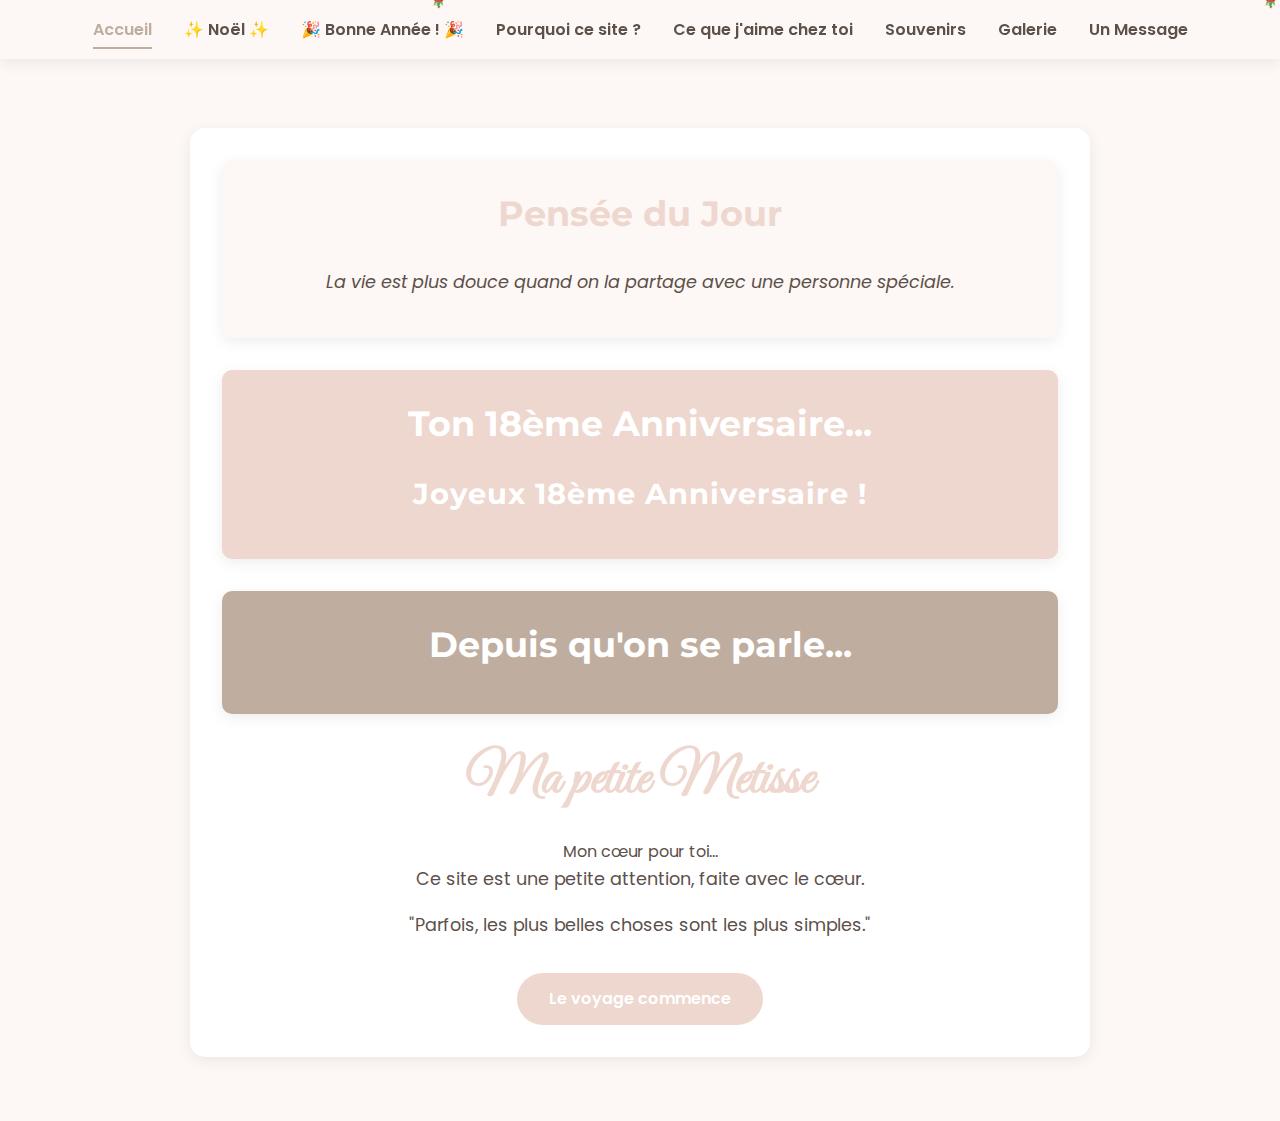
<file: index.html>
<!DOCTYPE html>
<html lang="fr">
<head>
    <meta charset="UTF-8">
    <meta name="viewport" content="width=device-width, initial-scale=1.0">
    <title>Bienvenue - Une Pensée Pour Toi</title>
    <link rel="stylesheet" href="style.css">
</head>
<body>

    <nav class="main-nav">
        <ul class="nav-links">
            <li><a href="index.html" class="active">Accueil</a></li>
            <li><a href="noel.html">✨ Noël ✨</a></li>
            <li><a href="nouvel_an.html">🎉 Bonne Année ! 🎉</a></li>
            <li><a href="pourquoi.html">Pourquoi ce site ?</a></li>
            <li><a href="qualites.html">Ce que j'aime chez toi</a></li>
            <li><a href="journey.html">Souvenirs</a></li>
            <li><a href="galerie.html">Galerie</a></li>
            <li><a href="lettre.html">Un Message</a></li>
        </ul>
    </nav>

    <main class="container">
        <section id="thought-of-the-day">
            <h2>Pensée du Jour</h2>
            <p id="daily-thought"></p>
        </section>
        <section id="birthday-countdown-section">
            <h2>Ton 18ème Anniversaire...</h2>
            <p id="birthday-countdown" class="countdown-text"></p>
        </section>
        <section id="time-since-we-talked-section">
            <h2>Depuis qu'on se parle...</h2>
            <p id="time-since-we-talked" class="countdown-text"></p>
        </section>
        <header>
            <div class="name-hover-container">
                <h1>Ma petite Metisse</h1>
                <span id="hidden-name-message" class="hidden-message">Mon cœur pour toi...</span>
            </div>
            <p>Ce site est une petite attention, faite avec le cœur.</p>
            <p>"Parfois, les plus belles choses sont les plus simples."</p>
            <a href="pourquoi.html" class="btn">Le voyage commence</a>
        </header>
    </main>

    <script src="main.js"></script>
    <script src="animation.js"></script>
</body>
</html>
</file>
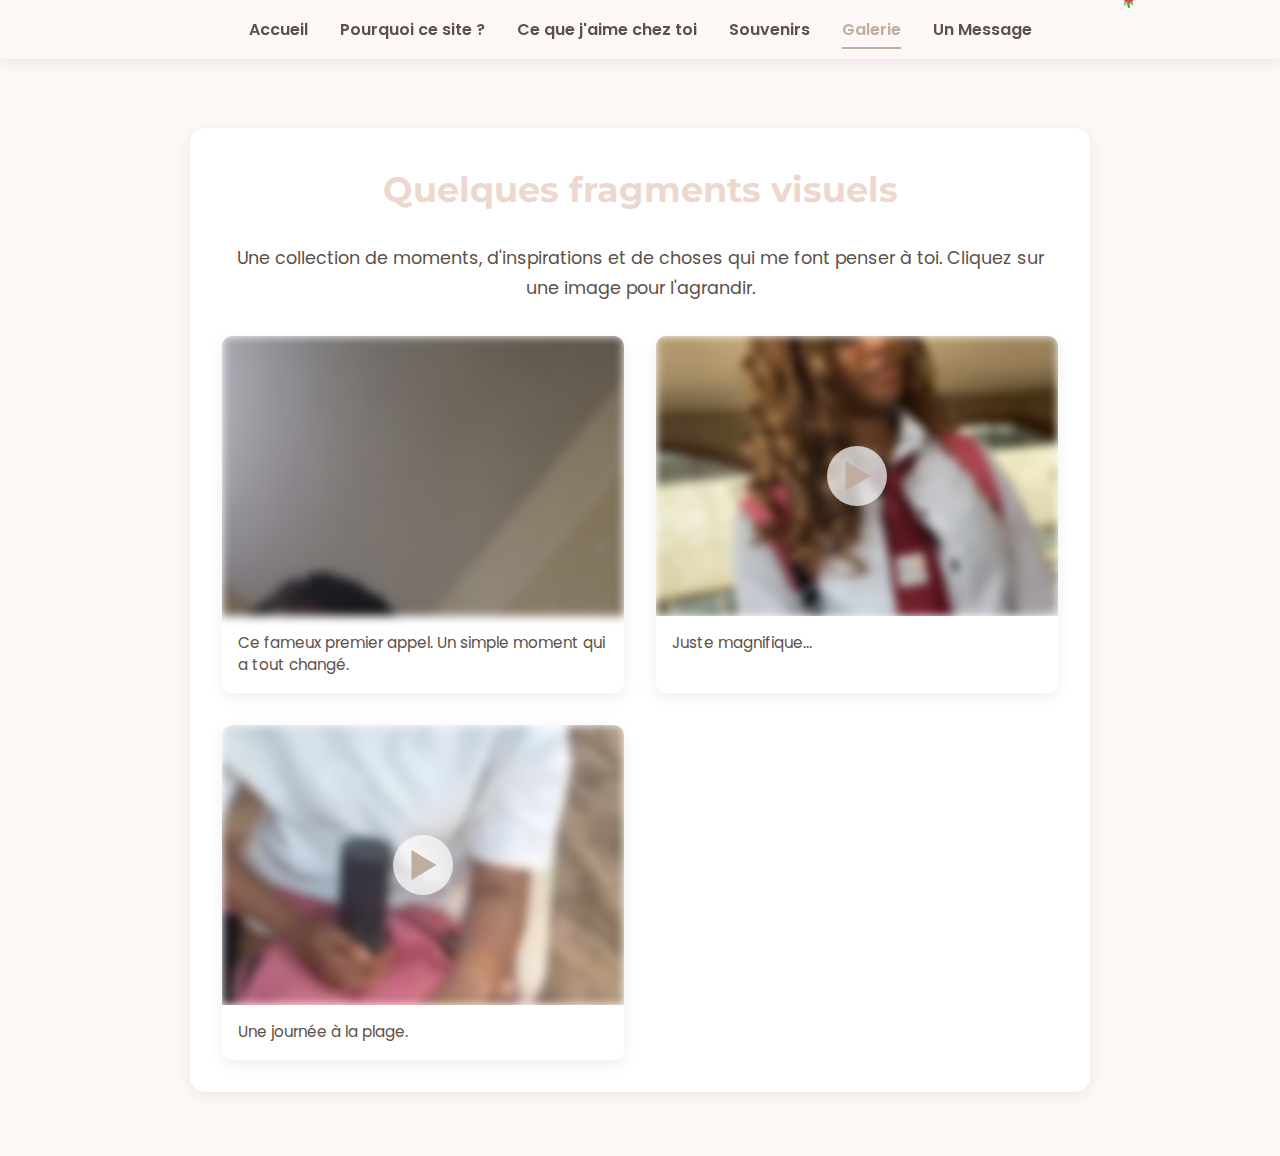
<file: galerie.html>
<!DOCTYPE html>
<html lang="fr">
<head>
    <meta charset="UTF-8">
    <meta name="viewport" content="width=device-width, initial-scale=1.0">
    <title>Galerie - Une Pensée Pour Toi</title>
    <link rel="stylesheet" href="style.css">
</head>
<body>

    <nav class="main-nav">
        <ul class="nav-links">
            <li><a href="index.html">Accueil</a></li>
            <li><a href="pourquoi.html">Pourquoi ce site ?</a></li>
            <li><a href="qualites.html">Ce que j'aime chez toi</a></li>
            <li><a href="journey.html">Souvenirs</a></li>
            <li><a href="galerie.html" class="active">Galerie</a></li>
            <li><a href="lettre.html">Un Message</a></li>
        </ul>
    </nav>

    <main class="container">
        <h2>Quelques fragments visuels</h2>
        <p>Une collection de moments, d'inspirations et de choses qui me font penser à toi. Cliquez sur une image pour l'agrandir.</p>

        <div class="photo-grid">
            <figure class="photo-item" data-type="image">
                <img src="AppelVideo.jpeg" alt="Notre premier appel vidéo" class="grid-img">
                <figcaption>Ce fameux premier appel. Un simple moment qui a tout changé.</figcaption>
            </figure>

            <figure class="photo-item" data-type="video" data-src="justeMagnifique.mp4">
                <div class="video-thumbnail-container">
                    <video src="justeMagnifique.mp4#t=1" class="grid-video" preload="metadata" muted loop playsinline></video>
                    <div class="play-icon"></div>
                </div>
                <figcaption>Juste magnifique...</figcaption>
            </figure>

            <figure class="photo-item" data-type="video" data-src="Plage.mp4">
                <div class="video-thumbnail-container">
                    <video src="Plage.mp4#t=1" class="grid-video" preload="metadata" muted loop playsinline></video>
                    <div class="play-icon"></div>
                </div>
                <figcaption>Une journée à la plage.</figcaption>
            </figure>
        </div>
    </main>

    <!-- The Modal -->
    <div id="photoModal" class="modal">
        <span class="close-btn">&times;</span>
        <img class="modal-content" id="modalImage">
        <video class="modal-content" id="modalVideo" controls></video>
        <div id="caption" class="modal-caption"></div>
    </div>

    <script src="main.js"></script>
    <script src="animation.js"></script>
    <script src="galerie.js"></script>
</body>
</html>
</file>
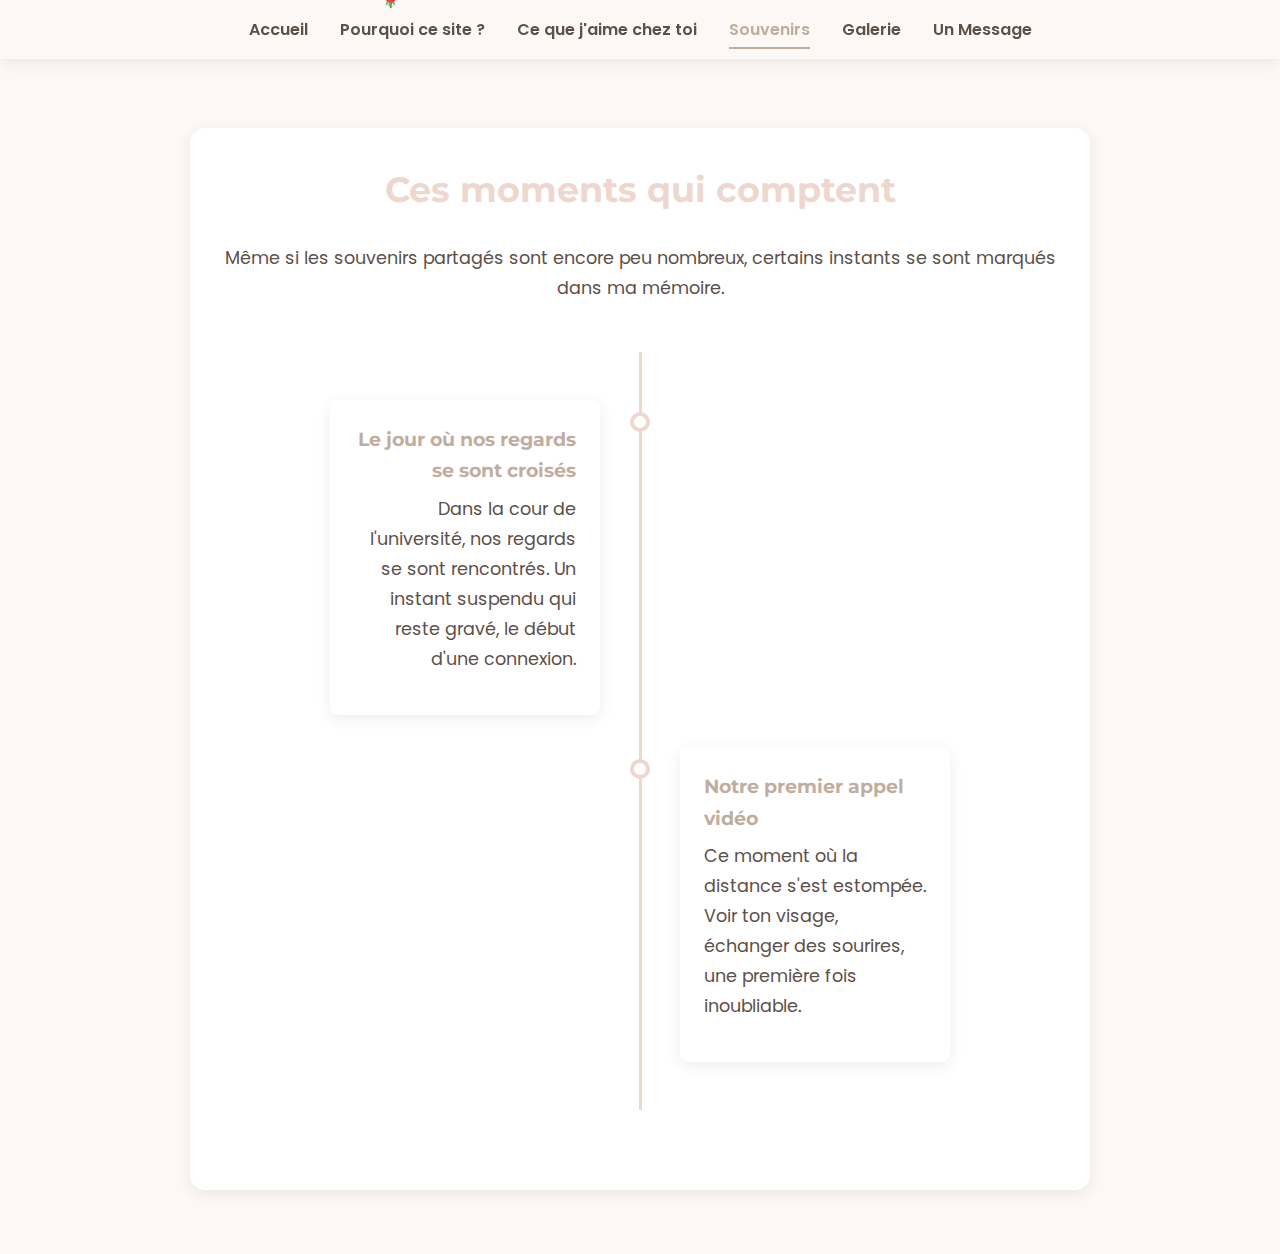
<file: journey.html>
<!DOCTYPE html>
<html lang="fr">
<head>
    <meta charset="UTF-8">
    <meta name="viewport" content="width=device-width, initial-scale=1.0">
    <title>Nos Moments - Une Pensée Pour Toi</title>
    <link rel="stylesheet" href="style.css">
</head>
<body>

    <nav class="main-nav">
        <ul class="nav-links">
            <li><a href="index.html">Accueil</a></li>
            <li><a href="pourquoi.html">Pourquoi ce site ?</a></li>
            <li><a href="qualites.html">Ce que j'aime chez toi</a></li>
            <li><a href="journey.html" class="active">Souvenirs</a></li>
            <li><a href="galerie.html">Galerie</a></li>
            <li><a href="lettre.html">Un Message</a></li>
        </ul>
    </nav>

    <main class="container">
        <h2>Ces moments qui comptent</h2>
        <p>Même si les souvenirs partagés sont encore peu nombreux, certains instants se sont marqués dans ma mémoire.</p>

        <div class="timeline">
            <div class="timeline-item">
                <div class="timeline-content">
                    <h3>Le jour où nos regards se sont croisés</h3>
                    <p>Dans la cour de l'université, nos regards se sont rencontrés. Un instant suspendu qui reste gravé, le début d'une connexion.</p>
                </div>
            </div>
            <div class="timeline-item">
                <div class="timeline-content">
                    <h3>Notre premier appel vidéo</h3>
                    <p>Ce moment où la distance s'est estompée. Voir ton visage, échanger des sourires, une première fois inoubliable.</p>
                </div>
            </div>
        </div>
    </main>

    <script src="main.js"></script>
    <script src="animation.js"></script>
</body>
</html>
</file>
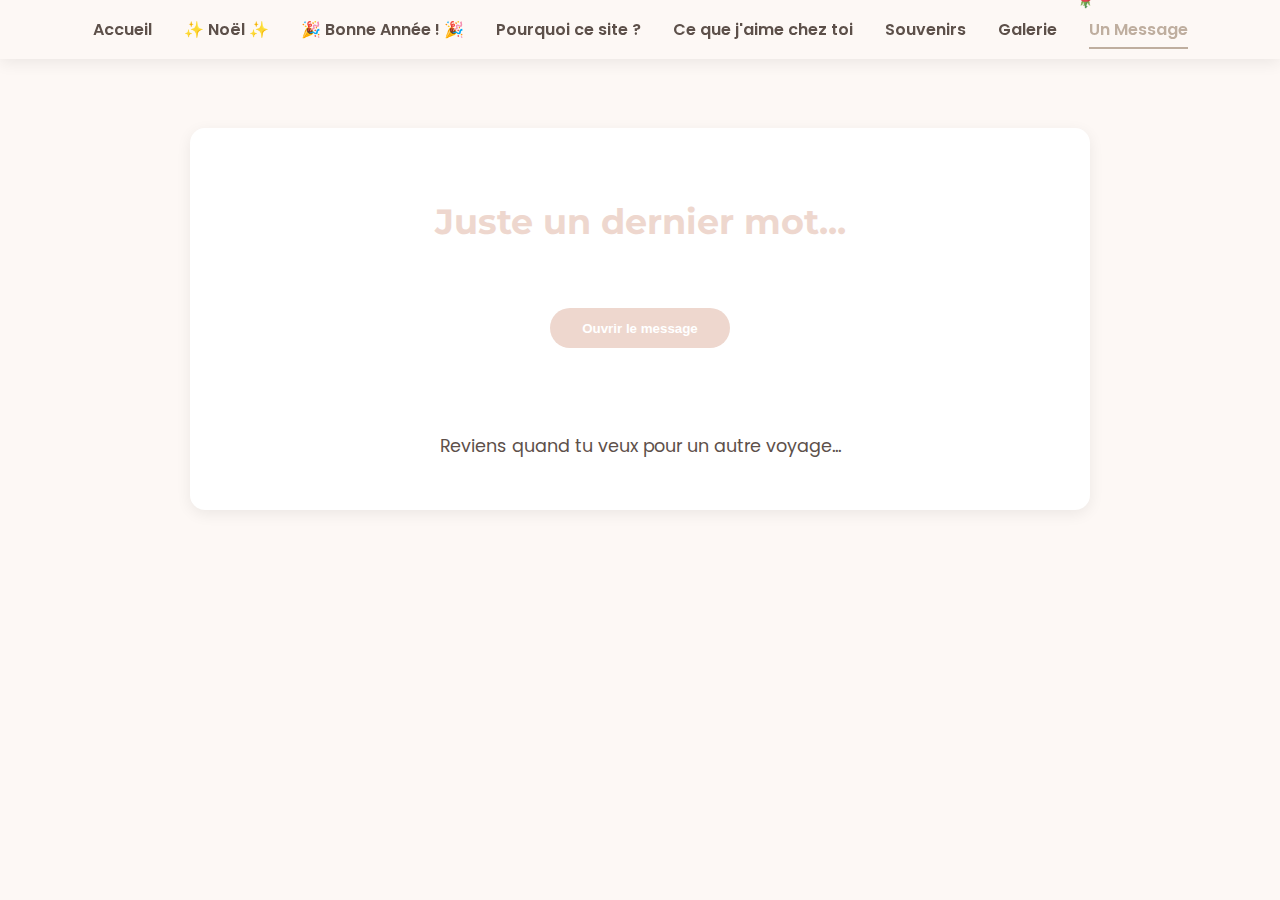
<file: lettre.html>
<!DOCTYPE html>
<html lang="fr">
<head>
    <meta charset="UTF-8">
    <meta name="viewport" content="width=device-width, initial-scale=1.0">
    <title>Un Message Pour Toi - Une Pensée Pour Toi</title>
    <link rel="stylesheet" href="style.css">
</head>
<body>

    <nav class="main-nav">
        <ul class="nav-links">
            <li><a href="index.html">Accueil</a></li>
            <li><a href="noel.html">✨ Noël ✨</a></li>
            <li><a href="nouvel_an.html">🎉 Bonne Année ! 🎉</a></li>
            <li><a href="pourquoi.html">Pourquoi ce site ?</a></li>
            <li><a href="qualites.html">Ce que j'aime chez toi</a></li>
            <li><a href="journey.html">Souvenirs</a></li>
            <li><a href="galerie.html">Galerie</a></li>
            <li><a href="lettre.html" class="active">Un Message</a></li>
        </ul>
    </nav>

    <main class="container">
        <div class="envelope-container">
            <h2>Juste un dernier mot...</h2>
            <button id="toggle-message">Ouvrir le message</button>
            <div id="love-message" class="love-message-hidden">
                <p>
                    Merci d'avoir pris le temps de parcourir ces quelques pages. J'espère que ce petit voyage t'a plu et qu'il t'a apporté un sourire.
                </p>
                <p>
                    Peu importe la suite, je voulais simplement que tu saches que tu es une personne qui compte beaucoup pour moi, et que je suis heureux d'avoir eu la chance de croiser ton chemin.
                </p>
                <div class="signature">
                    <p>Ton admirateur secret</p>
                </div>
            </div>
        </div>
        <p style="margin-top: 3rem;">Reviens quand tu veux pour un autre voyage...</p>
    </main>

    <script src="main.js"></script>
    <script src="animation.js"></script>
    <script src="lettre.js"></script>
</body>
</html>
</file>
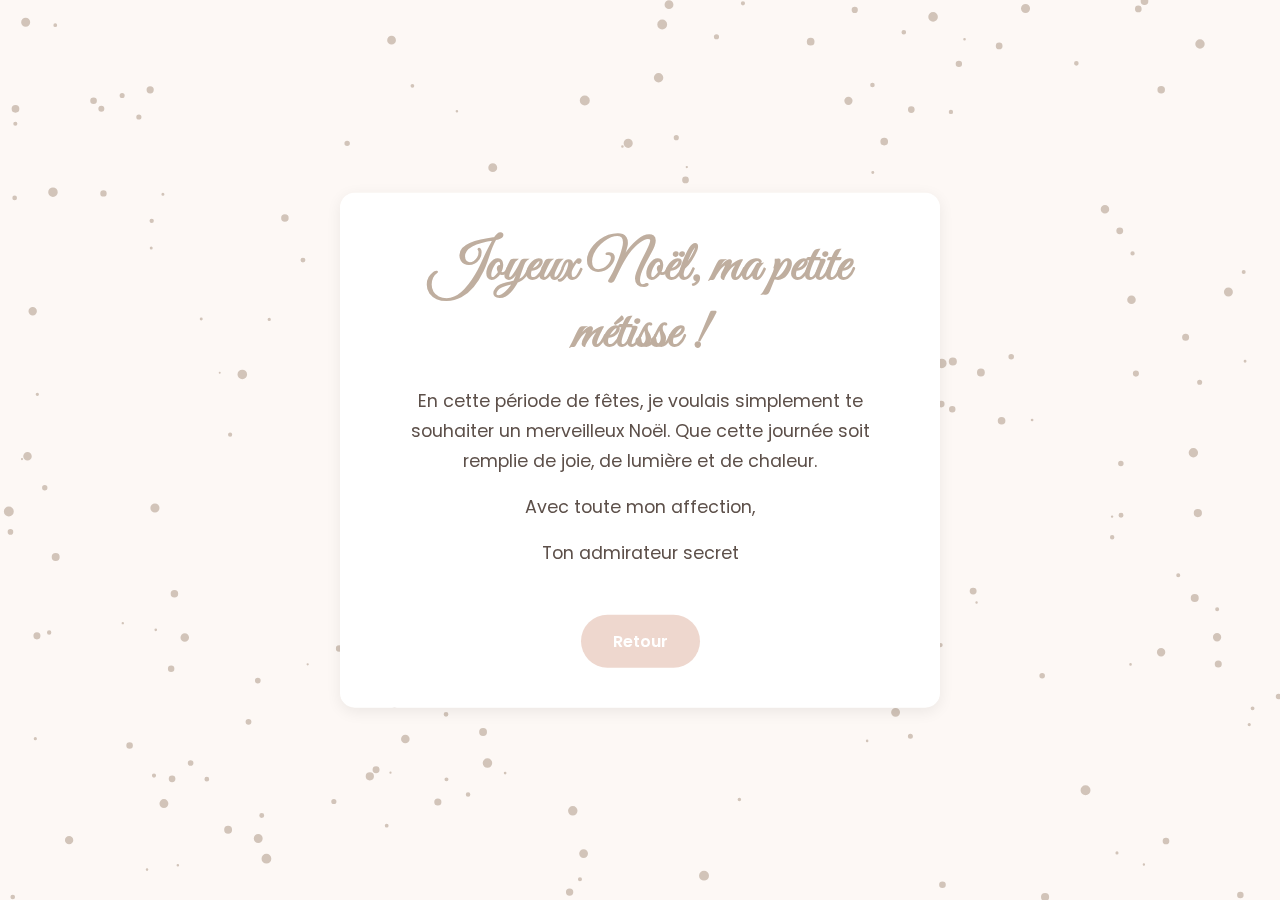
<file: noel.html>
<!DOCTYPE html>
<html lang="fr">
<head>
    <meta charset="UTF-8">
    <meta name="viewport" content="width=device-width, initial-scale=1.0">
    <title>Joyeux Noël !</title>
    <link rel="preconnect" href="https://fonts.googleapis.com">
    <link rel="preconnect" href="https://fonts.gstatic.com" crossorigin>
    <link href="https://fonts.googleapis.com/css2?family=Great+Vibes&family=Montserrat:wght@400;700&family=Poppins:wght@400;600&display=swap" rel="stylesheet">
    <link rel="stylesheet" href="style.css">
    <link rel="stylesheet" href="noel.css">
</head>
<body>
    <canvas id="snowfall"></canvas>
    <div class="christmas-card">
        <h1>Joyeux Noël, ma petite métisse !</h1>
        <p>
            En cette période de fêtes, je voulais simplement te souhaiter un merveilleux Noël.
            Que cette journée soit remplie de joie, de lumière et de chaleur.
        </p>
        <p>Avec toute mon affection,</p>
        <p>Ton admirateur secret</p>

        <a href="index.html" class="back-link">Retour</a>
    </div>

    <script src="neige.js"></script>
</body>
</html>
</file>
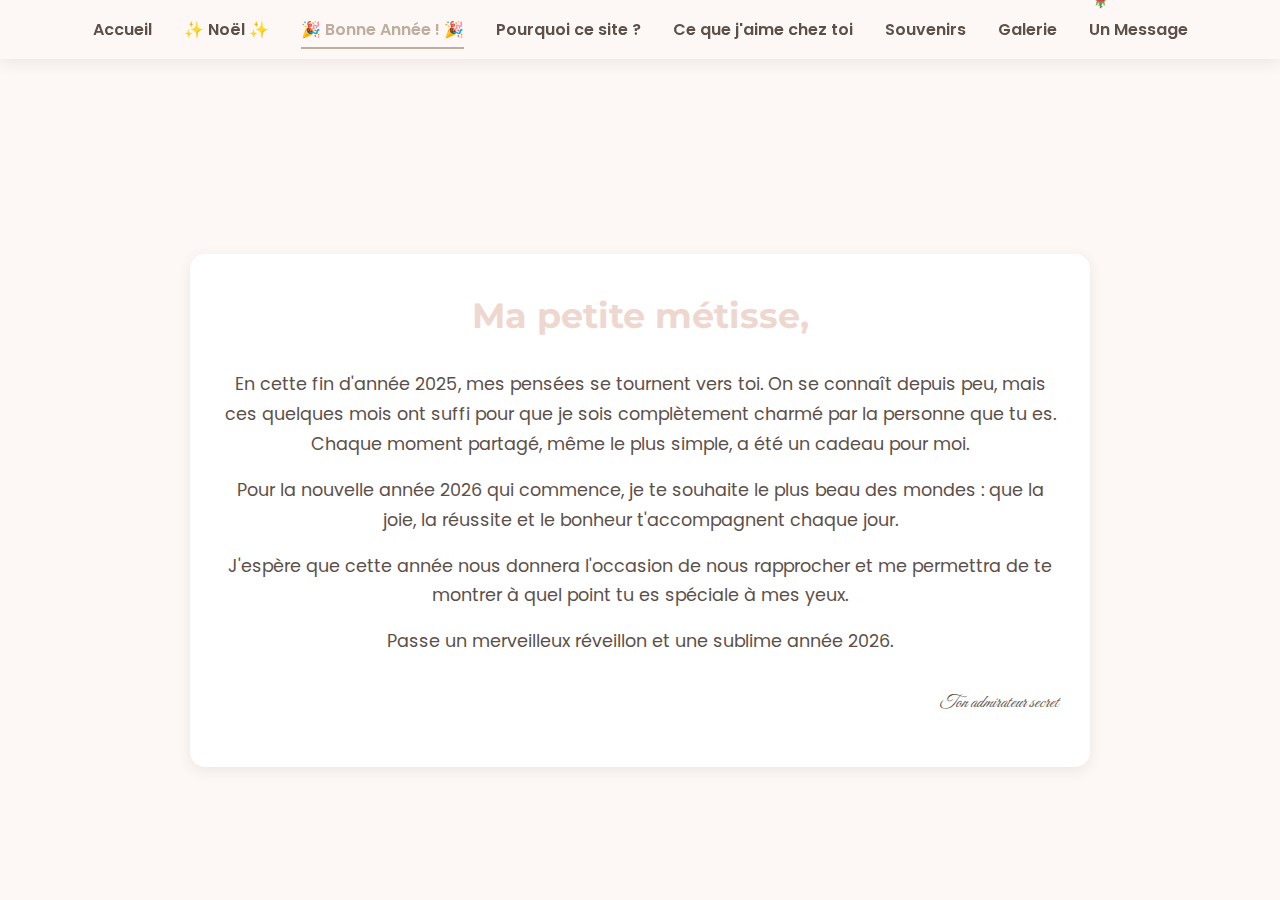
<file: nouvel_an.html>
<!DOCTYPE html>
<html lang="fr">
<head>
    <meta charset="UTF-8">
    <meta name="viewport" content="width=device-width, initial-scale=1.0">
    <title>Bonne Année - Une Pensée Pour Toi</title>
    <link rel="stylesheet" href="style.css">
    <link rel="stylesheet" href="noel.css"> <!-- For potential festive styles like snowflakes -->
</head>
<body>

    <canvas id="snow-canvas" class="snow"></canvas>

    <nav class="main-nav">
        <ul class="nav-links">
            <li><a href="index.html">Accueil</a></li>
            <li><a href="noel.html">✨ Noël ✨</a></li>
            <li><a href="nouvel_an.html" class="active">🎉 Bonne Année ! 🎉</a></li>
            <li><a href="pourquoi.html">Pourquoi ce site ?</a></li>
            <li><a href="qualites.html">Ce que j'aime chez toi</a></li>
            <li><a href="journey.html">Souvenirs</a></li>
            <li><a href="galerie.html">Galerie</a></li>
            <li><a href="lettre.html">Un Message</a></li>
        </ul>
    </nav>

    <main class="container">
        <div class="new-year-message">
            <h2>Ma petite métisse,</h2>
            <p>
                En cette fin d'année 2025, mes pensées se tournent vers toi. On se connaît depuis peu, mais ces quelques mois ont suffi pour que je sois complètement charmé par la personne que tu es. Chaque moment partagé, même le plus simple, a été un cadeau pour moi.
            </p>
            <p>
                Pour la nouvelle année 2026 qui commence, je te souhaite le plus beau des mondes : que la joie, la réussite et le bonheur t'accompagnent chaque jour.
            </p>
            <p>
                J'espère que cette année nous donnera l'occasion de nous rapprocher et me permettra de te montrer à quel point tu es spéciale à mes yeux.
            </p>
            <p>
                Passe un merveilleux réveillon et une sublime année 2026.
            </p>
            <div class="signature">
                <p>Ton admirateur secret</p>
            </div>
        </div>
    </main>

    <script src="neige.js"></script>
    <script src="main.js"></script>
    <script src="animation.js"></script>
</body>
</html>
</file>
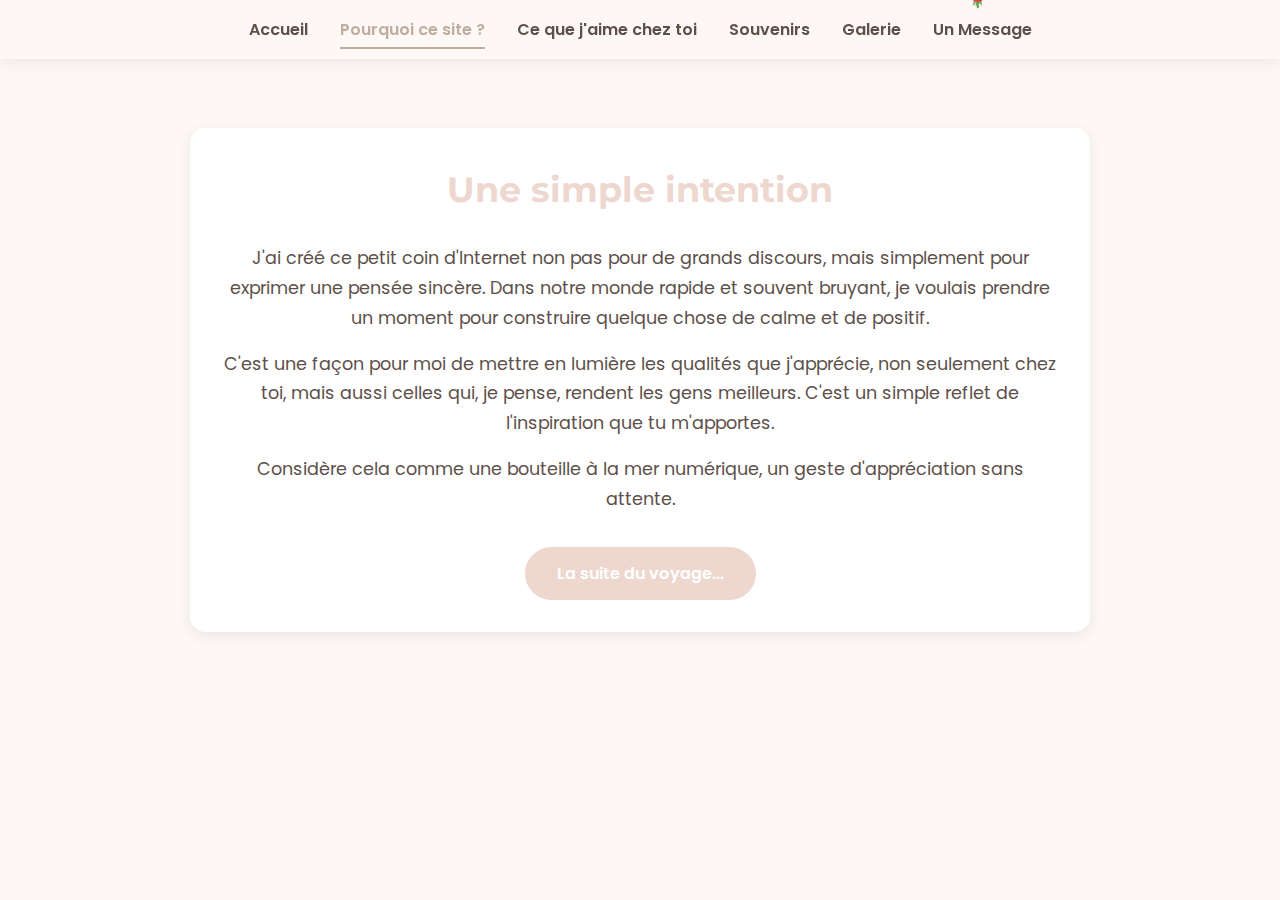
<file: pourquoi.html>
<!DOCTYPE html>
<html lang="fr">
<head>
    <meta charset="UTF-8">
    <meta name="viewport" content="width=device-width, initial-scale=1.0">
    <title>Pourquoi ce site ? - Une Pensée Pour Toi</title>
    <link rel="stylesheet" href="style.css">
</head>
<body>

    <nav class="main-nav">
        <ul class="nav-links">
            <li><a href="index.html">Accueil</a></li>
            <li><a href="pourquoi.html" class="active">Pourquoi ce site ?</a></li>
            <li><a href="qualites.html">Ce que j'aime chez toi</a></li>
            <li><a href="journey.html">Souvenirs</a></li>
            <li><a href="galerie.html">Galerie</a></li>
            <li><a href="lettre.html">Un Message</a></li>
        </ul>
    </nav>

    <main class="container">
        <h2>Une simple intention</h2>
        <p>
            J'ai créé ce petit coin d'Internet non pas pour de grands discours, mais simplement pour exprimer une pensée sincère. Dans notre monde rapide et souvent bruyant, je voulais prendre un moment pour construire quelque chose de calme et de positif.
        </p>
        <p>
            C'est une façon pour moi de mettre en lumière les qualités que j'apprécie, non seulement chez toi, mais aussi celles qui, je pense, rendent les gens meilleurs. C'est un simple reflet de l'inspiration que tu m'apportes.
        </p>
        <p>
            Considère cela comme une bouteille à la mer numérique, un geste d'appréciation sans attente.
        </p>
        <a href="qualites.html" class="btn">La suite du voyage...</a>
    </main>

    <script src="main.js"></script>
    <script src="animation.js"></script>
</body>
</html>
</file>
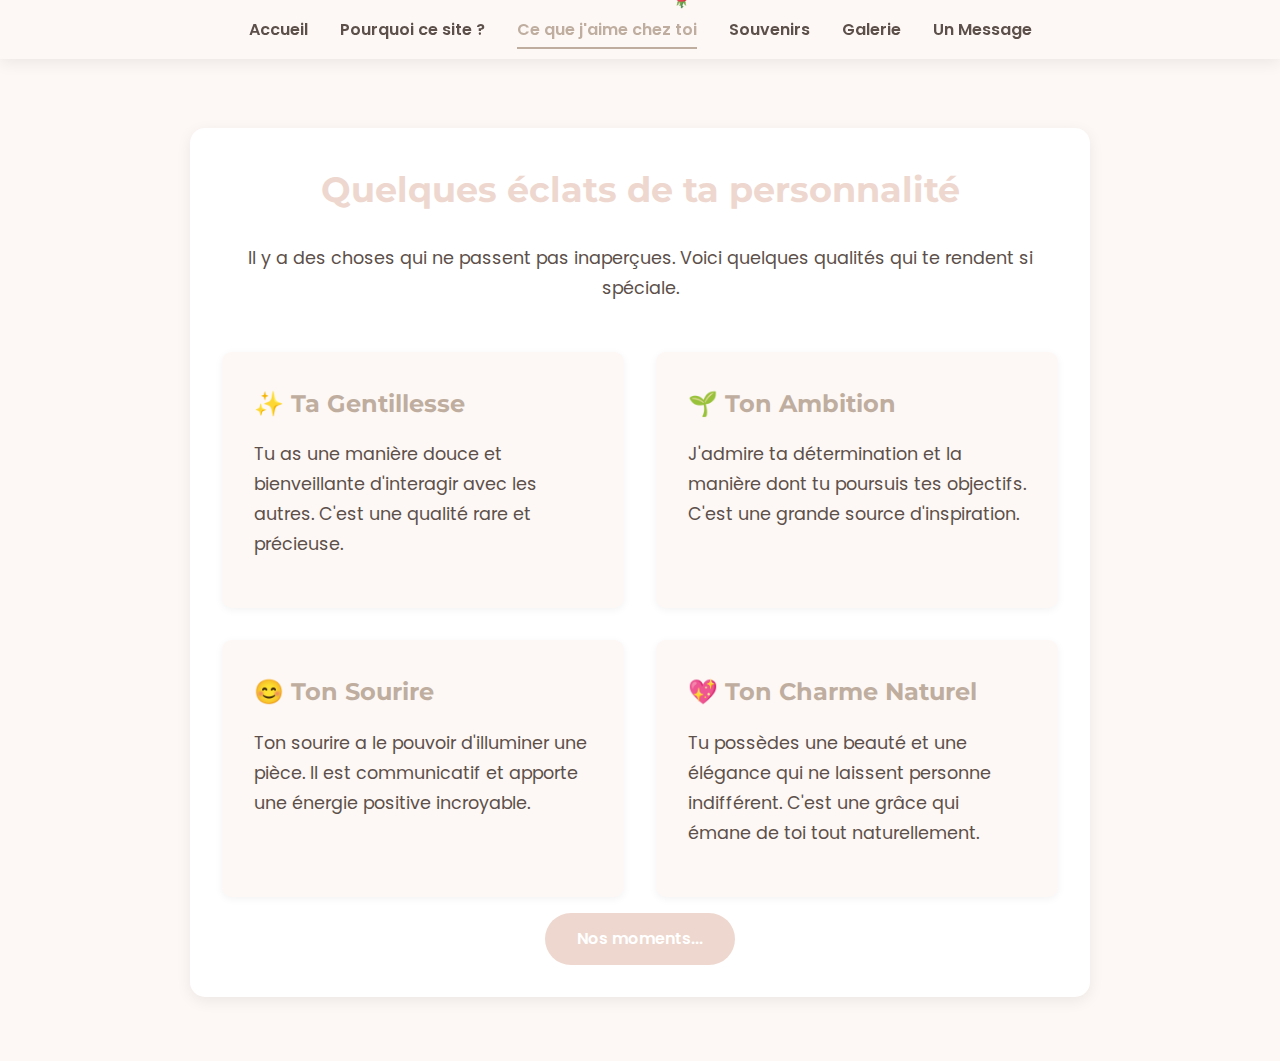
<file: qualites.html>
<!DOCTYPE html>
<html lang="fr">
<head>
    <meta charset="UTF-8">
    <meta name="viewport" content="width=device-width, initial-scale=1.0">
    <title>Ce que j'apprécie - Une Pensée Pour Toi</title>
    <link rel="stylesheet" href="style.css">
</head>
<body>

    <nav class="main-nav">
        <ul class="nav-links">
            <li><a href="index.html">Accueil</a></li>
            <li><a href="pourquoi.html">Pourquoi ce site ?</a></li>
            <li><a href="qualites.html" class="active">Ce que j'aime chez toi</a></li>
            <li><a href="journey.html">Souvenirs</a></li>
            <li><a href="galerie.html">Galerie</a></li>
            <li><a href="lettre.html">Un Message</a></li>
        </ul>
    </nav>

    <main class="container">
        <h2>Quelques éclats de ta personnalité</h2>
        <p>Il y a des choses qui ne passent pas inaperçues. Voici quelques qualités qui te rendent si spéciale.</p>

        <div class="card-grid">
            <div class="card">
                <h3>✨ Ta Gentillesse</h3>
                <p>Tu as une manière douce et bienveillante d'interagir avec les autres. C'est une qualité rare et précieuse.</p>
            </div>
            <div class="card">
                <h3>🌱 Ton Ambition</h3>
                <p>J'admire ta détermination et la manière dont tu poursuis tes objectifs. C'est une grande source d'inspiration.</p>
            </div>
            <div class="card">
                <h3>😊 Ton Sourire</h3>
                <p>Ton sourire a le pouvoir d'illuminer une pièce. Il est communicatif et apporte une énergie positive incroyable.</p>
            </div>
            <div class="card">
                <h3>💖 Ton Charme Naturel</h3>
                <p>Tu possèdes une beauté et une élégance qui ne laissent personne indifférent. C'est une grâce qui émane de toi tout naturellement.</p>
            </div>
        </div>
        <a href="journey.html" class="btn">Nos moments...</a>
    </main>

    <script src="main.js"></script>
    <script src="animation.js"></script>
</body>
</html>
</file>
<file: style.css>
/* --- Google Fonts --- */
@import url('https://fonts.googleapis.com/css2?family=Montserrat:wght@400;700&family=Poppins:wght@400;600&display=swap');
@import url('https://fonts.googleapis.com/css2?family=Great+Vibes&display=swap');

/* --- Variables --- */
:root {
    --bg-color: #FDF8F5; /* Soft Beige/Off-white */
    --primary-color: #EED7CE; /* Soft Pink */
    --accent-color: #BFAE9F; /* Dusty Rose */
    --text-color: #5D504A; /* Muted Brown */
    --heading-font: 'Montserrat', sans-serif;
    --body-font: 'Poppins', sans-serif;
    --handwriting-font: 'Great Vibes', cursive;
    --box-shadow: 0 4px 15px rgba(0, 0, 0, 0.07);
}

/* --- General Styles & Reset --- */
*, *::before, *::after {
    box-sizing: border-box;
    margin: 0;
    padding: 0;
}

body {
    font-family: var(--body-font);
    background-color: var(--bg-color);
    color: var(--text-color);
    line-height: 1.7;
    text-align: center;
    padding: 2rem;
}

/* --- Fade-in Animation --- */
body {
    animation: fadeIn 1s ease-in-out;
}

@keyframes fadeIn {
    from { opacity: 0; }
    to { opacity: 1; }
}

body.fade-out {
    animation: fadeOut 0.5s ease-in-out forwards;
}

@keyframes fadeOut {
    from { opacity: 1; }
    to { opacity: 0; }
}

/* --- Navigation --- */
.main-nav {
    position: fixed;
    top: 0;
    left: 0;
    width: 100%;
    background-color: rgba(253, 248, 245, 0.85); /* Semi-transparent background */
    backdrop-filter: blur(10px);
    padding: 1rem 0;
    z-index: 100;
    box-shadow: var(--box-shadow);
}

.nav-links {
    list-style: none;
    display: flex;
    justify-content: center;
    gap: 2rem;
}

.nav-links a {
    text-decoration: none;
    color: var(--text-color);
    font-weight: 600;
    padding-bottom: 0.5rem;
    position: relative;
    transition: color 0.3s ease;
}

.nav-links a::after {
    content: '';
    position: absolute;
    bottom: 0;
    left: 0;
    width: 0;
    height: 2px;
    background-color: var(--accent-color);
    transition: width 0.4s ease;
}

.nav-links a:hover::after,
.nav-links a.active::after {
    width: 100%;
}

.nav-links a:hover,
.nav-links a.active {
    color: var(--accent-color);
}

/* --- Main Content Container --- */
.container {
    max-width: 900px;
    margin: 6rem auto 2rem; /* Adjusted margin for fixed nav */
    padding: 2rem;
    background: #FFFFFF;
    border-radius: 15px;
    box-shadow: var(--box-shadow);
}

/* --- Typography & Headings --- */
h1, h2 {
    font-family: var(--heading-font);
    color: var(--primary-color);
    margin-bottom: 1.5rem;
    font-weight: 700;
}

h1 {
    font-family: var(--handwriting-font);
    font-size: 3.5rem; /* Make it a bit larger */
    line-height: 1.2;
}

h2 {
    font-size: 2.2rem;
}

p {
    margin-bottom: 1rem;
    font-size: 1.1rem;
}

/* --- Button --- */
.btn {
    display: inline-block;
    background-color: var(--primary-color);
    color: #fff;
    padding: 0.8rem 2rem;
    border-radius: 50px;
    text-decoration: none;
    font-weight: 600;
    margin-top: 1rem;
    transition: background-color 0.3s ease, transform 0.3s ease;
}

.btn:hover {
    background-color: var(--accent-color);
    transform: translateY(-3px);
}

/* --- Card Layout --- */
.card-grid {
    display: grid;
    grid-template-columns: repeat(auto-fit, minmax(280px, 1fr));
    gap: 2rem;
    margin-top: 3rem;
    text-align: left;
}

.card {
    background: var(--bg-color);
    padding: 2rem;
    border-radius: 10px;
    box-shadow: 0 2px 8px rgba(0,0,0,0.05);
}

.card h3 {
    font-family: var(--heading-font);
    color: var(--accent-color);
    margin-bottom: 1rem;
    font-size: 1.5rem;
}

/* --- Timeline Layout --- */
.timeline {
    position: relative;
    max-width: 700px;
    margin: 3rem auto;
    padding: 2rem 0;
}

.timeline::after {
    content: '';
    position: absolute;
    width: 3px;
    background-color: var(--primary-color);
    top: 0;
    bottom: 0;
    left: 50%;
    margin-left: -1.5px;
}

.timeline-item {
    padding: 1rem 40px;
    position: relative;
    width: 50%;
}

.timeline-item:nth-child(odd) {
    left: 0;
    text-align: right;
}

.timeline-item:nth-child(even) {
    left: 50%;
    text-align: left;
}

.timeline-item::after {
    content: '';
    position: absolute;
    width: 20px;
    height: 20px;
    background-color: white;
    border: 4px solid var(--primary-color);
    top: 28px;
    border-radius: 50%;
    z-index: 1;
}

.timeline-item:nth-child(odd)::after {
    right: -10px;
}

.timeline-item:nth-child(even)::after {
    left: -10px;
}

.timeline-content {
    padding: 1.5rem;
    background-color: white;
    border-radius: 8px;
    box-shadow: var(--box-shadow);
}

.timeline-content h3 {
    font-family: var(--heading-font);
    color: var(--accent-color);
    margin-bottom: 0.5rem;
}

/* --- Letter Page --- */
.letter {
    text-align: left;
    max-width: 700px;
    margin: 0 auto;
    background: white;
    padding: 3rem;
    border-left: 5px solid var(--primary-color);
}

.signature {
    text-align: right;
    font-style: italic;
    margin-top: 2rem;
    font-family: var(--handwriting-font); /* Apply handwriting font here too */
    font-size: 1.5rem;
}

/* --- Interactive Letter Styles --- */
.envelope-container {
    text-align: center;
    max-width: 700px;
    margin: 0 auto;
    padding: 2rem;
}

#toggle-message {
    /* Reusing .btn styles but adjusting margin */
    margin-top: 2rem;
    cursor: pointer;
    background-color: var(--primary-color);
    color: white;
    padding: 0.8rem 2rem;
    border: none;
    border-radius: 50px;
    font-weight: 600;
    transition: background-color 0.3s ease, transform 0.3s ease;
}

#toggle-message:hover {
    background-color: var(--accent-color);
    transform: translateY(-3px);
}

#love-message {
    background: white;
    padding: 0 2rem; /* Keep side padding, collapse vertical */
    border-radius: 15px;
    margin-top: 0;
    text-align: left;
    line-height: 1.8;
    border: 2px solid var(--primary-color);
    max-height: 0;
    opacity: 0;
    overflow: hidden;
    transition: max-height 0.7s ease-in-out, opacity 0.5s ease-in-out, padding 0.7s ease-in-out, margin 0.7s ease-in-out;
}

#love-message.love-message-visible {
    opacity: 1;
    max-height: 1000px; /* Large enough to fit content */
    margin-top: 2rem;
    padding: 2rem;
}

/* --- Photo Gallery --- */
.photo-grid {
    display: grid;
    grid-template-columns: repeat(auto-fit, minmax(280px, 1fr));
    gap: 2rem;
    margin-top: 2rem;
}

.photo-item {
    background: #fff;
    border-radius: 10px;
    overflow: hidden;
    box-shadow: var(--box-shadow);
    cursor: pointer;
    transition: transform 0.3s ease;
}

.photo-item:hover {
    transform: translateY(-5px);
}

.grid-img, .grid-video {
    width: 100%;
    height: 280px;
    object-fit: cover;
    display: block;
    filter: blur(5px);
    transition: filter 0.3s ease-in-out;
}

.photo-item:hover .grid-img,
.photo-item:hover .grid-video {
    filter: blur(2px);
}

.video-thumbnail-container {
    position: relative;
    width: 100%;
    height: 280px;
    overflow: hidden;
}

.play-icon {
    position: absolute;
    top: 50%;
    left: 50%;
    transform: translate(-50%, -50%);
    width: 60px;
    height: 60px;
    background-color: rgba(255, 255, 255, 0.7);
    border-radius: 50%;
    pointer-events: none; /* So it doesn't interfere with the click on the parent */
}

.play-icon::after {
    content: '';
    position: absolute;
    top: 50%;
    left: 52%;
    transform: translate(-50%, -50%);
    width: 0;
    height: 0;
    border-style: solid;
    border-width: 15px 0 15px 25px;
    border-color: transparent transparent transparent var(--accent-color);
}

.photo-item figcaption {
    padding: 1rem;
    font-size: 0.95rem;
    color: var(--text-color);
    line-height: 1.5;
    text-align: left;
}

/* --- Modal --- */
.modal {
    display: none;
    position: fixed;
    z-index: 1000;
    padding-top: 60px;
    left: 0;
    top: 0;
    width: 100%;
    height: 100%;
    overflow: auto;
    background-color: rgba(0,0,0,0.9);
}

.modal-content {
    margin: auto;
    display: block;
    max-width: 90%;
    max-height: 80vh;
    width: auto;
    height: auto;
    animation: zoomIn 0.6s;
}

@keyframes zoomIn {
    from {transform: scale(0)}
    to {transform: scale(1)}
}

#caption {
    margin: auto;
    display: block;
    width: 80%;
    max-width: 700px;
    text-align: center;
    color: #ccc;
    padding: 10px 0;
    height: 150px;
}

.close-btn {
    position: absolute;
    top: 15px;
    right: 35px;
    color: #f1f1f1;
    font-size: 40px;
    font-weight: bold;
    transition: 0.3s;
    cursor: pointer;
}

.close-btn:hover,
.close-btn:focus {
    color: #bbb;
    text-decoration: none;
}

/* --- Falling Petals Animation --- */
.petal, .rose {
    position: fixed;
    top: -20px;
    opacity: 0.8;
    z-index: 1001;
    pointer-events: none;
    animation-name: fall;
    animation-timing-function: linear;
    animation-iteration-count: infinite;
}

.petal {
    width: 15px;
    height: 15px;
    background-color: var(--primary-color);
    border-radius: 1px 50% 50% 50%;
}

.rose {
    font-size: 20px;
}

@keyframes fall {
    0% {
        transform: translateY(0) rotate(0deg);
        opacity: 0.8;
    }
    100% {
        transform: translateY(105vh) translateX(var(--drift, 0)) rotate(720deg);
        opacity: 0;
    }
}

/* --- Thought of the Day Styling --- */
#thought-of-the-day {
    margin-bottom: 2rem;
    padding: 1.5rem;
    background-color: var(--bg-color);
    border-radius: 10px;
    box-shadow: var(--box-shadow);
}

#daily-thought {
    font-style: italic;
    color: var(--text-color);
    font-size: 1.1rem;
    margin-top: 1rem;
}

/* --- Birthday Countdown Styling --- */
#birthday-countdown-section {
    margin-top: 2rem; /* Add some space above */
    margin-bottom: 2rem;
    padding: 1.5rem;
    background-color: var(--primary-color);
    color: white;
    border-radius: 10px;
    box-shadow: var(--box-shadow);
}

#birthday-countdown-section h2 {
    color: white;
    margin-bottom: 1rem;
}

.countdown-text {
    font-family: var(--heading-font);
    font-size: 1.8rem;
    font-weight: 700;
    letter-spacing: 1px;
}

/* --- Time Since We Talked Styling --- */
#time-since-we-talked-section {
    margin-top: 2rem;
    margin-bottom: 2rem;
    padding: 1.5rem;
    background-color: var(--accent-color); /* A different color to distinguish */
    color: white;
    border-radius: 10px;
    box-shadow: var(--box-shadow);
}

#time-since-we-talked-section h2 {
    color: white;
    margin-bottom: 1rem;
}

/* --- Responsive --- */
@media (max-width: 768px) {
    body {
        padding: 1rem;
    }
    .container {
        margin-top: 8rem;
        padding: 1.5rem;
    }
    .nav-links {
        gap: 1rem;
        flex-wrap: wrap;
        justify-content: center;
    }
    .timeline::after {
        left: 20px;
    }
    .timeline-item {
        width: 100%;
        padding-left: 60px;
        padding-right: 15px;
        left: 0 !important;
        text-align: left !important;
    }
    .timeline-item::after {
        left: 10px;
    }
}
</file>
<file: noel.css>
/* The body and html now use the main site's background color */
body, html {
    margin: 0;
    padding: 0;
    width: 100%;
    height: 100%;
    overflow: hidden;
    background-color: var(--bg-color); /* From style.css */
    font-family: var(--body-font); /* From style.css */
}

#snowfall {
    position: fixed;
    top: 0;
    left: 0;
    width: 100%;
    height: 100%;
    z-index: 1;
}

.christmas-card {
    position: absolute;
    top: 50%;
    left: 50%;
    transform: translate(-50%, -50%);
    z-index: 2;
    background: #FFFFFF; /* Match container background */
    padding: 40px;
    border-radius: 15px;
    text-align: center;
    color: var(--text-color); /* From style.css */
    box-shadow: var(--box-shadow); /* From style.css */
    width: 90%;
    max-width: 600px;
}

.christmas-card h1 {
    font-family: var(--handwriting-font); /* From style.css */
    color: var(--accent-color); /* Festive but in-theme color */
    font-size: 3.5rem; /* Match main page h1 */
    margin-bottom: 20px;
}

.christmas-card p {
    font-size: 1.1rem; /* Match main page p */
    line-height: 1.7;
}

/* Re-styling the back-link to look like .btn from the main site */
.back-link {
    display: inline-block;
    background-color: var(--primary-color);
    color: #fff;
    padding: 0.8rem 2rem;
    border-radius: 50px;
    text-decoration: none;
    font-weight: 600;
    margin-top: 30px;
    transition: background-color 0.3s ease, transform 0.3s ease;
}

.back-link:hover {
    background-color: var(--accent-color);
    transform: translateY(-3px);
}
</file>
